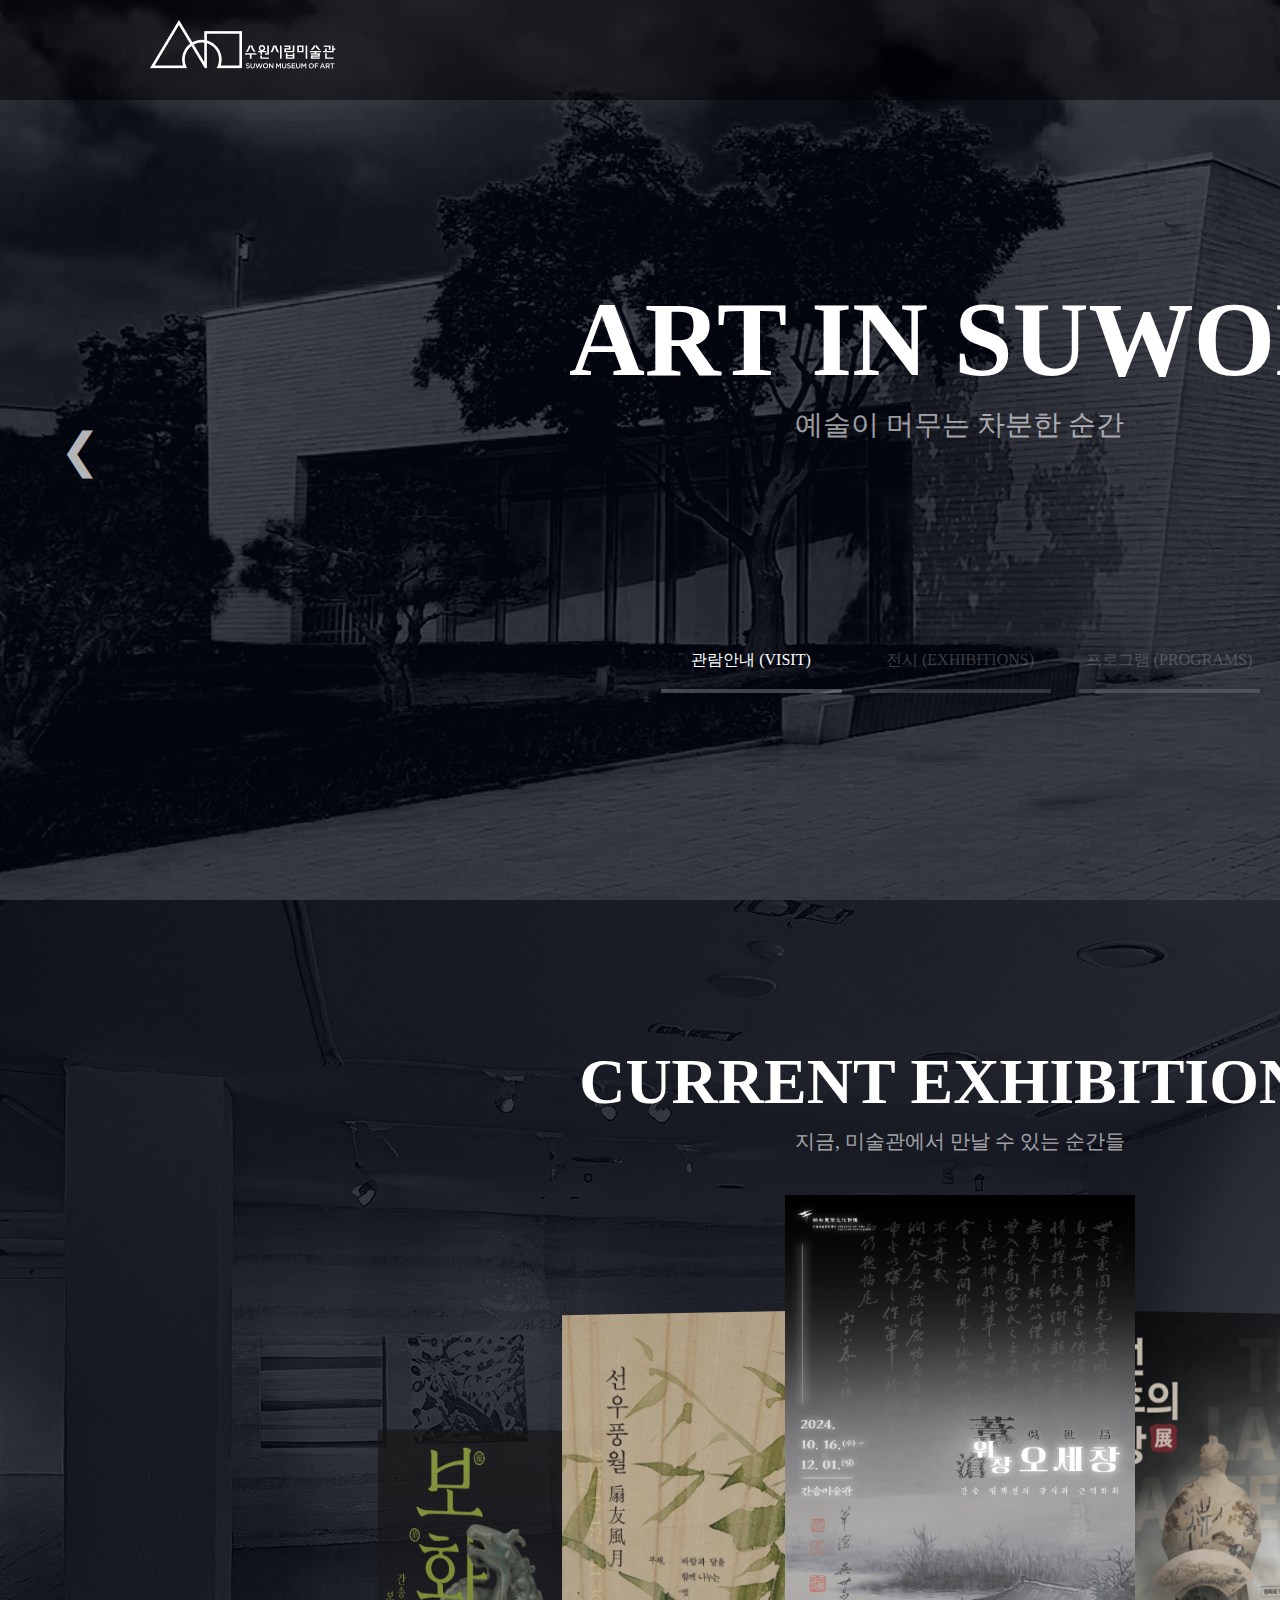
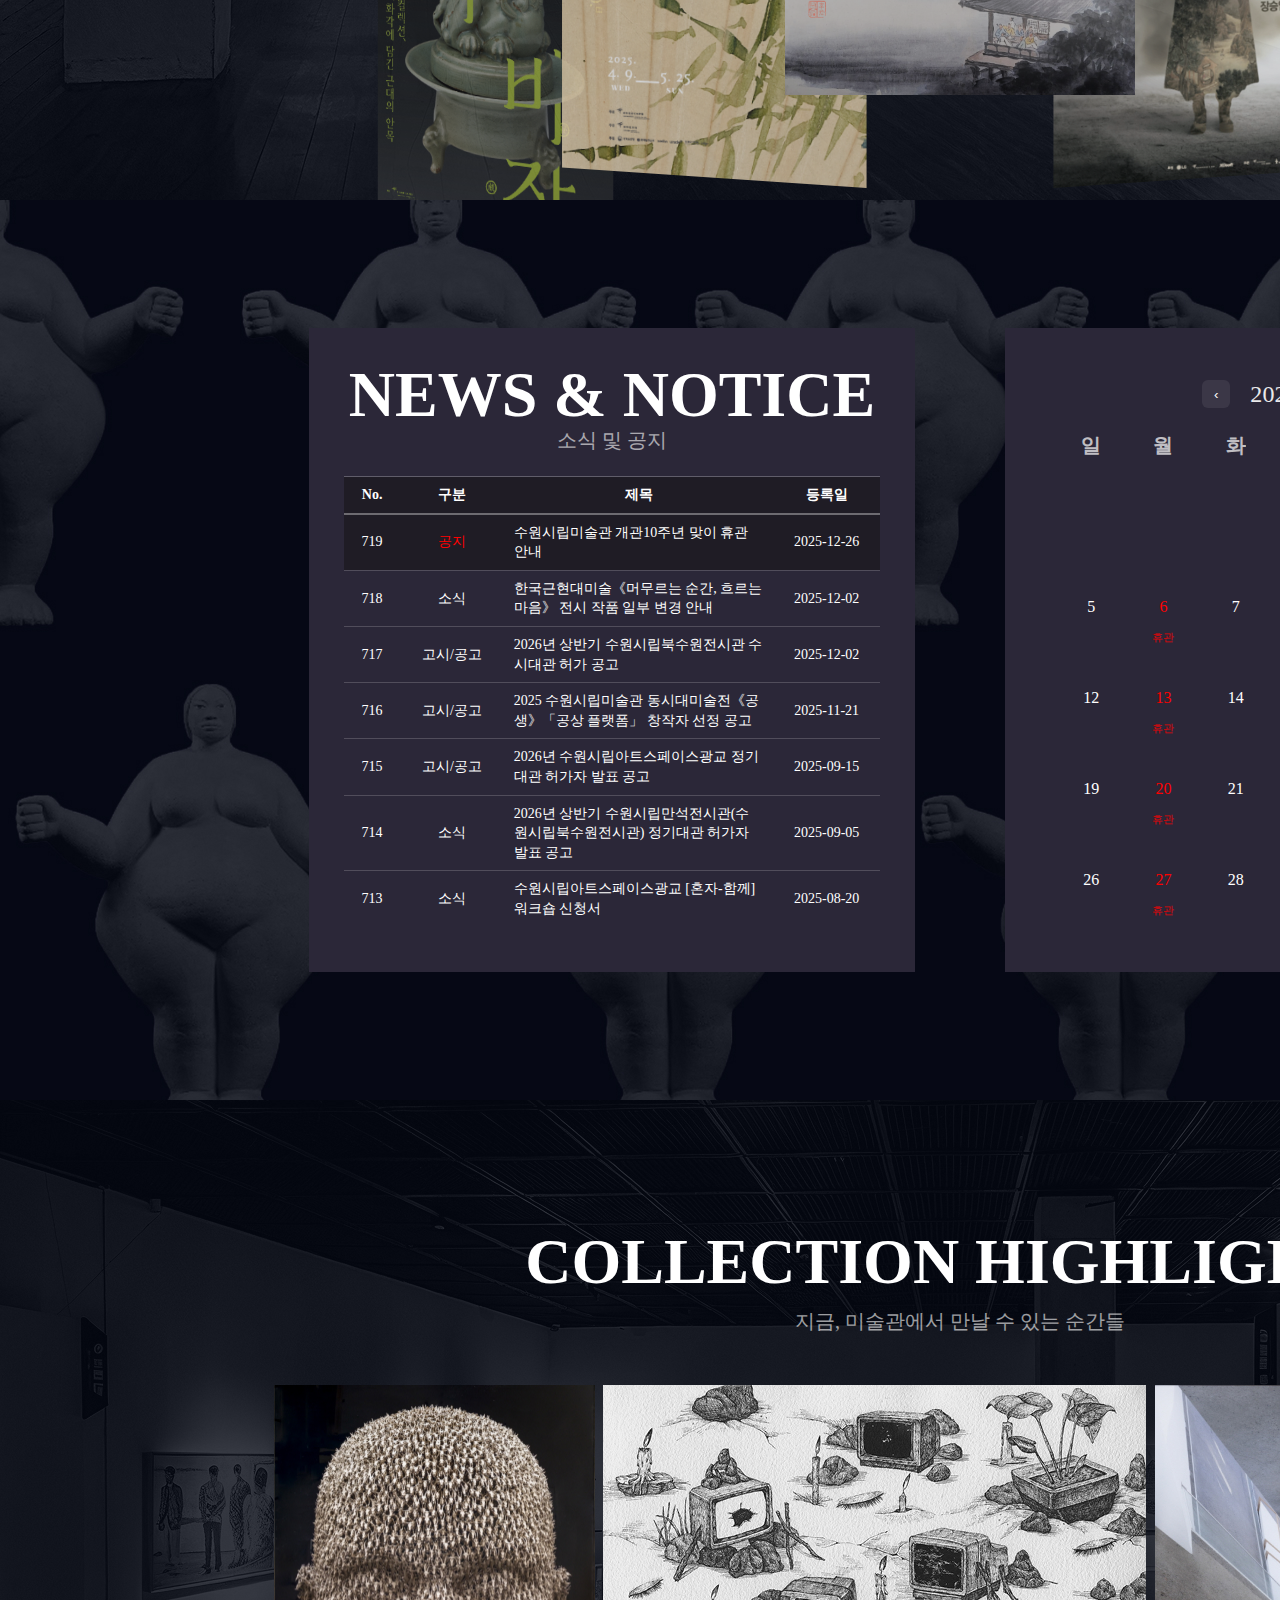
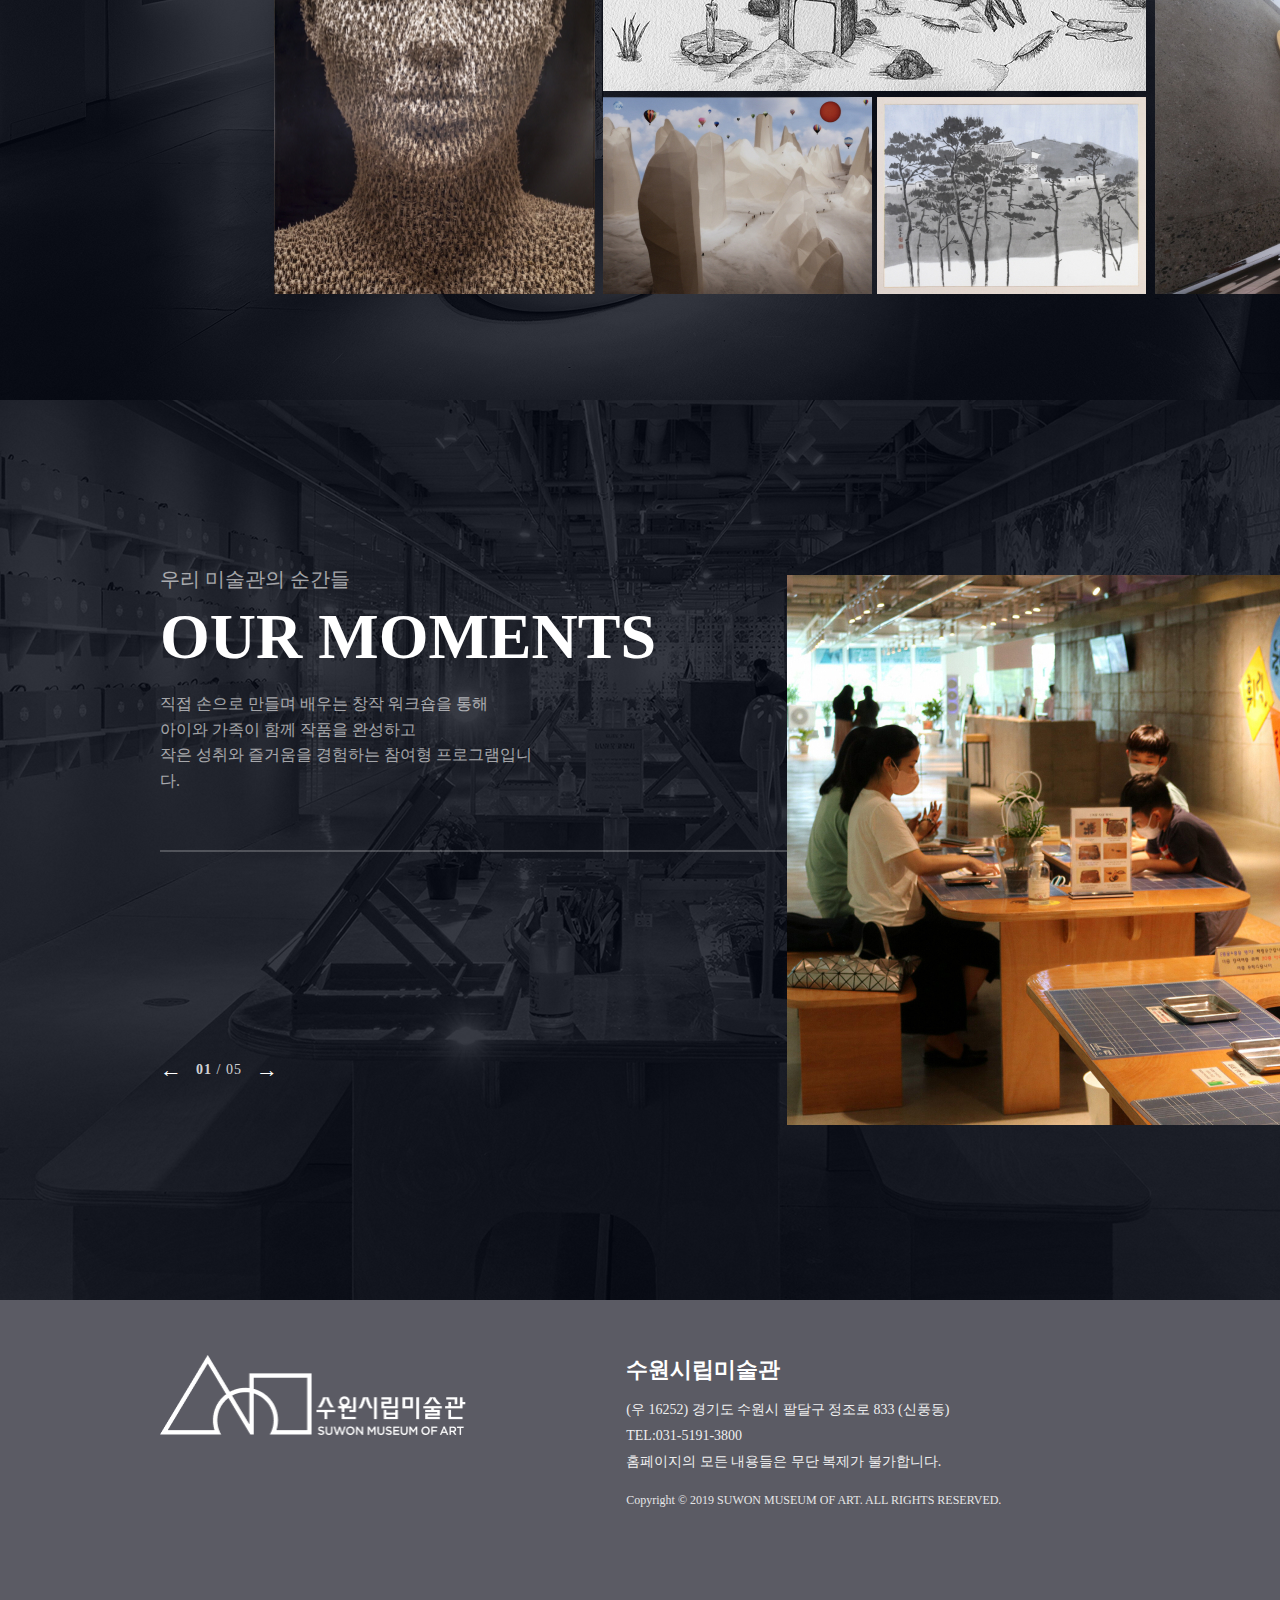
<file: index.html>
<!DOCTYPE html>
<html lang="ko">

<head>
    <meta charset="UTF-8">
    <meta name="viewport" content="width=device-width, initial-scale=1.0">
    <title>수원시립미술관</title>
    <link rel="stylesheet" href="css/style.css">
    <script src="script/script.js"></script>
</head>

<body>
    <div class="wrap">
        <header>
            <h1>
                <a href="index.html"><img src="images/logo.png" alt="logo"></a>
            </h1>
            <ul>
                <li><a href="#"><img src="images/search.jpg" alt="search"></a></li>
                <li><a href="#"><img src="images/mypage.jpg" alt="mypage"></a></li>
                <li><a href="#"><img src="images/language.jpg" alt="language"></a></li>
                <li><button type="button" class="hamburgerBtn" id="btnMenu" aria-label="메뉴 열기" aria-controls="sideMenu"
                        aria-expanded="false">
                        <img src="images/hamburger.jpg" alt="hamburger"></button></li>
            </ul>
        </header>

        <div class="menuOverlay" id="menuOverlay"></div>

        <aside class="sideMenu" id="sideMenu" aria-hidden="true">
            <div class="sideTop">
                <p class="sideTitle">MENU</p>
                <button type="button" class="sideClose" id="btnClose" aria-label="메뉴 닫기">✕</button>
            </div>

            <nav class="sideNav">
                <a href="subpage.html">미술관 소개 (INTROTUCE)</a>
                <a href="index.html">관람안내 (VISIT)</a>
                <a href="subpage.html">전시 (EXHIBITIONS)</a>
                <a href="index.html">프로그램 (PROGRAMS)</a>
                <a href="subpage.html">소식/공지 (NEWS)</a>
            </nav>
        </aside>
        <!-------------------------------header--------------------------------------------->
        <section class="art">
            <button class="arrow prev">&#10094;</button>
            <div class="slider">
                <div class="track">

                    <div class="slide slide3 clone">
                        <div class="herotext">
                            <h2>ART & EXPERIENCE</h2>
                            <h4>예술이 일상과 이어지는 순간</h4>
                            <ul class="heroTabs">
                                <li class="active">관람안내 <span>(VISIT)</span></li>
                                <li>전시 <span>(EXHIBITIONS)</span></li>
                                <li>프로그램 <span>(PROGRAMS)</span></li>
                            </ul>

                        </div>
                    </div>

                    <div class="slide slide1">
                        <div class="herotext">
                            <h2>ART IN SUWON</h2>
                            <h4>예술이 머무는 차분한 순간</h4>
                            <ul class="heroTabs">
                                <li class="active">관람안내 <span>(VISIT)</span></li>
                                <li>전시 <span>(EXHIBITIONS)</span></li>
                                <li>프로그램 <span>(PROGRAMS)</span></li>
                            </ul>

                        </div>
                    </div>

                    <div class="slide slide2">
                        <div class="herotext">
                            <h2>MOMENTS OF ART</h2>
                            <h4>빛과 여백 속에서 예술은 더 선명해집니다</h4>
                            <ul class="heroTabs">
                                <li class="active">관람안내 <span>(VISIT)</span></li>
                                <li>전시 <span>(EXHIBITIONS)</span></li>
                                <li>프로그램 <span>(PROGRAMS)</span></li>
                            </ul>

                        </div>
                    </div>

                    <div class="slide slide3">
                        <div class="herotext">
                            <h2>ART & EXPERIENCE</h2>
                            <h4>예술이 일상과 이어지는 순간</h4>
                            <ul class="heroTabs">
                                <li class="active">관람안내 <span>(VISIT)</span></li>
                                <li>전시 <span>(EXHIBITIONS)</span></li>
                                <li>프로그램 <span>(PROGRAMS)</span></li>
                            </ul>

                        </div>
                    </div>

                    <div class="slide slide1 clone">
                        <div class="herotext">
                            <h2>ART IN SUWON</h2>
                            <h4>예술이 머무는 차분한 순간</h4>
                            <ul class="heroTabs">
                                <li class="active">관람안내 (VISIT)</li>
                                <li>전시 (EXHIBITIONS)</li>
                                <li>프로그램 (PROGRAMS)</li>
                            </ul>

                        </div>
                    </div>

                </div>
            </div>
            <button class="arrow next">&#10095;</button>
        </section>
        <!-- ------------------------------------page1------------------------------------>
        <section class="current">
            <div class="current-inner">
                <h2>CURRENT EXHIBITIONS</h2>
                <h4>지금, 미술관에서 만날 수 있는 순간들</h4>
                <div class="package">
                    <div class="poster">
                        <a href="#"><img src="images/paint1.png" alt="paint1"></a>
                    </div>
                    <div class="poster">
                        <a href="#"><img src="images/paint2.png" alt="paint1"></a>
                    </div>
                    <div class="poster">
                        <a href="#"><img src="images/paint3.png" alt="paint1"></a>
                    </div>
                    <div class="poster">
                        <a href="#"><img src="images/paint4.png" alt="paint1"></a>
                    </div>
                    <div class="poster">
                        <a href="#"><img src="images/paint5.png" alt="paint1"></a>
                    </div>
                </div>
            </div>
        </section>
        <!-- -------------------------------------page2---------------------------------------->
        <section class="news">
            <div class="notice">
                <h2>NEWS & NOTICE</h2>
                <h4>소식 및 공지</h4>
                <div class="tablebox">
                    <table>
                        <thead>
                            <tr>
                                <th>No.</th>
                                <th>구분</th>
                                <th>제목</th>
                                <th>등록일</th>
                            </tr>
                        </thead>
                        <tbody>
                            <tr>
                                <td>719</td>
                                <td class="red">공지</td>
                                <td><a href="#">수원시립미술관 개관10주년 맞이 휴관 안내</a></td>
                                <td>2025-12-26</td>
                            </tr>
                            <tr>
                                <td>718</td>
                                <td>소식</td>
                                <td><a href="#">한국근현대미술《머무르는 순간, 흐르는 마음》 전시 작품 일부 변경 안내</a></td>
                                <td>2025-12-02</td>
                            </tr>
                            <tr>
                                <td>717</td>
                                <td>고시/공고</td>
                                <td><a href="#">2026년 상반기 수원시립북수원전시관 수시대관 허가 공고</a></td>
                                <td>2025-12-02</td>
                            </tr>
                            <tr>
                                <td>716</td>
                                <td>고시/공고</td>
                                <td><a href="#">2025 수원시립미술관 동시대미술전《공생》「공상 플랫폼」 창작자 선정 공고</a></td>
                                <td>2025-11-21</td>
                            </tr>
                            <tr>
                                <td>715</td>
                                <td>고시/공고</td>
                                <td><a href="#">2026년 수원시립아트스페이스광교 정기대관 허가자 발표 공고</a></td>
                                <td>2025-09-15</td>
                            </tr>
                            <tr>
                                <td>714</td>
                                <td>소식</td>
                                <td><a href="#">2026년 상반기 수원시립만석전시관(수원시립북수원전시관) 정기대관 허가자 발표 공고</a></td>
                                <td>2025-09-05</td>
                            </tr>
                            <tr>
                                <td>713</td>
                                <td>소식</td>
                                <td><a href="#">수원시립아트스페이스광교 [혼자-함께] 워크숍 신청서</a></td>
                                <td>2025-08-20</td>
                            </tr>
                        </tbody>
                    </table>
                </div>
            </div>
            <div class="calendar">
                <div class="cal-head">
                    <button type="button" class="cal-btn prev" aria-label="prev month">‹</button>
                    <div class="cal-title"><span class="y"></span>년 <span class="m"></span>월</div>
                    <button type="button" class="cal-btn next" aria-label="next month">›</button>
                </div>

                <table class="cal-table">
                    <thead>
                        <tr>
                            <th>일</th>
                            <th>월</th>
                            <th>화</th>
                            <th>수</th>
                            <th>목</th>
                            <th>금</th>
                            <th>토</th>
                        </tr>
                    </thead>
                    <tbody class="cal-body"></tbody>
                </table>
            </div>

        </section>
        <!-- -------------------------------------page3------------------------------------------------>
        <section class="collection">
            <div class="collection-inner">
                <h2>COLLECTION HIGHLIGHTS</h2>
                <h4>지금, 미술관에서 만날 수 있는 순간들</h4>

                <div class="collage">
                    <div class="collage-left">
                        <a href="#"><img src="images/p1.jpg" alt="p1"></a>
                    </div>

                    <div class="collage-mid">
                        <a href="#"><img class="mid-top" src="images/p2.jpg" alt="p2"></a>
                        <div class="mid-bottom">
                            <a href="#"><img src="images/p3.jpg" alt="p3"></a>
                            <a href="#"><img src="images/p4.jpg" alt="p4"></a>
                        </div>
                    </div>

                    <div class="collage-right">
                        <a href="#"><img src="images/p5.jpg" alt="p5"></a>
                    </div>
                </div>
            </div>
        </section>

        <!-- -------------------------------------page4------------------------------------------------>
        <!-- -------------------------------------page5------------------------------------------------>
        <section class="moments">
            <div class="moments-inner">

                <!-- 왼쪽 텍스트 -->
                <div class="moments-text">
                    <div class="moments-copy">
                        <p class="eyebrow">우리 미술관의 순간들</p>
                        <h2>OUR MOMENTS</h2>
                        <p class="desc">
                            직접 손으로 만들며 배우는 창작 워크숍을 통해<br>
                            아이와 가족이 함께 작품을 완성하고<br>
                            작은 성취와 즐거움을 경험하는 참여형 프로그램입니다.
                        </p>

                        <div class="nav">
                            <button type="button" class="prev">←</button>
                            <span class="count"><strong id="current">01</strong> / 05</span>
                            <button type="button" class="next">→</button>
                        </div>
                    </div>
                </div>

                <!-- 오른쪽 이미지 슬라이드 -->
                <div class="moments-slider">
                    <div class="slides">
                        <img src="images/m1.jpg">
                        <img src="images/m2.jpg">
                        <img src="images/m3.jpg">
                        <img src="images/m4.jpg">
                        <img src="images/m5.jpg">
                    </div>
                </div>

            </div>
        </section>
        <!-- -------------------------------------page4------------------------------------------------>
        <footer>
            <div class="flogo">
                <h1>
                    <img src="images/footer logo.jpg" alt="logo">
                </h1>
            </div>
            <div class="letter">
                <h3>수원시립미술관</h3>
                <p>(우 16252) 경기도 수원시 팔달구 정조로 833 (신풍동)</p>
                <p>TEL:031-5191-3800</p>
                <p>홈페이지의 모든 내용들은 무단 복제가 불가합니다.</p>
                <p>Copyright &copy; 2019 SUWON MUSEUM OF ART. ALL RIGHTS RESERVED.</p>
            </div>
            <div class="iconto">
                <div class="icon0">
                    <div class="icon1">
                        <ul>
                            <li><a href="#"><img src="images/icon1.png" alt="insta"></a></li>
                            <li><a href="#"><img src="images/icon2.png" alt="facebook"></a></li>
                            <li><a href="#"><img src="images/icon3.png" alt="kakao"></a></li>
                            <li><a href="#"><img src="images/icon4.png" alt="x"></a></li>
                        </ul>
                    </div>
                    <div class="icon2">
                        <a href="#">이용약관</a>
                        <a href="#">개인정보처리방침</a>
                    </div>
                    <div class="icon3">
                        <select>
                            <option>관련기관 바로가기</option>
                        </select>
                    </div>

                </div>
            </div>
        </footer>
    </div>
    <!-- FIXED QUICK MENU -->
    <div class="quickMenu" aria-label="quick menu">
        <button class="qbtn" type="button" aria-label="chat">
            <img src="images/Group 17.png" alt="chat">
        </button>

        <button class="qbtn" type="button" aria-label="grid">
            <img src="images/Group 19.png" alt="menu">
        </button>

        <button class="qbtn top" type="button" aria-label="back to top">
            <img src="images/Group 18.png" alt="top">
        </button>
    </div>

</body>

</html>
</file>
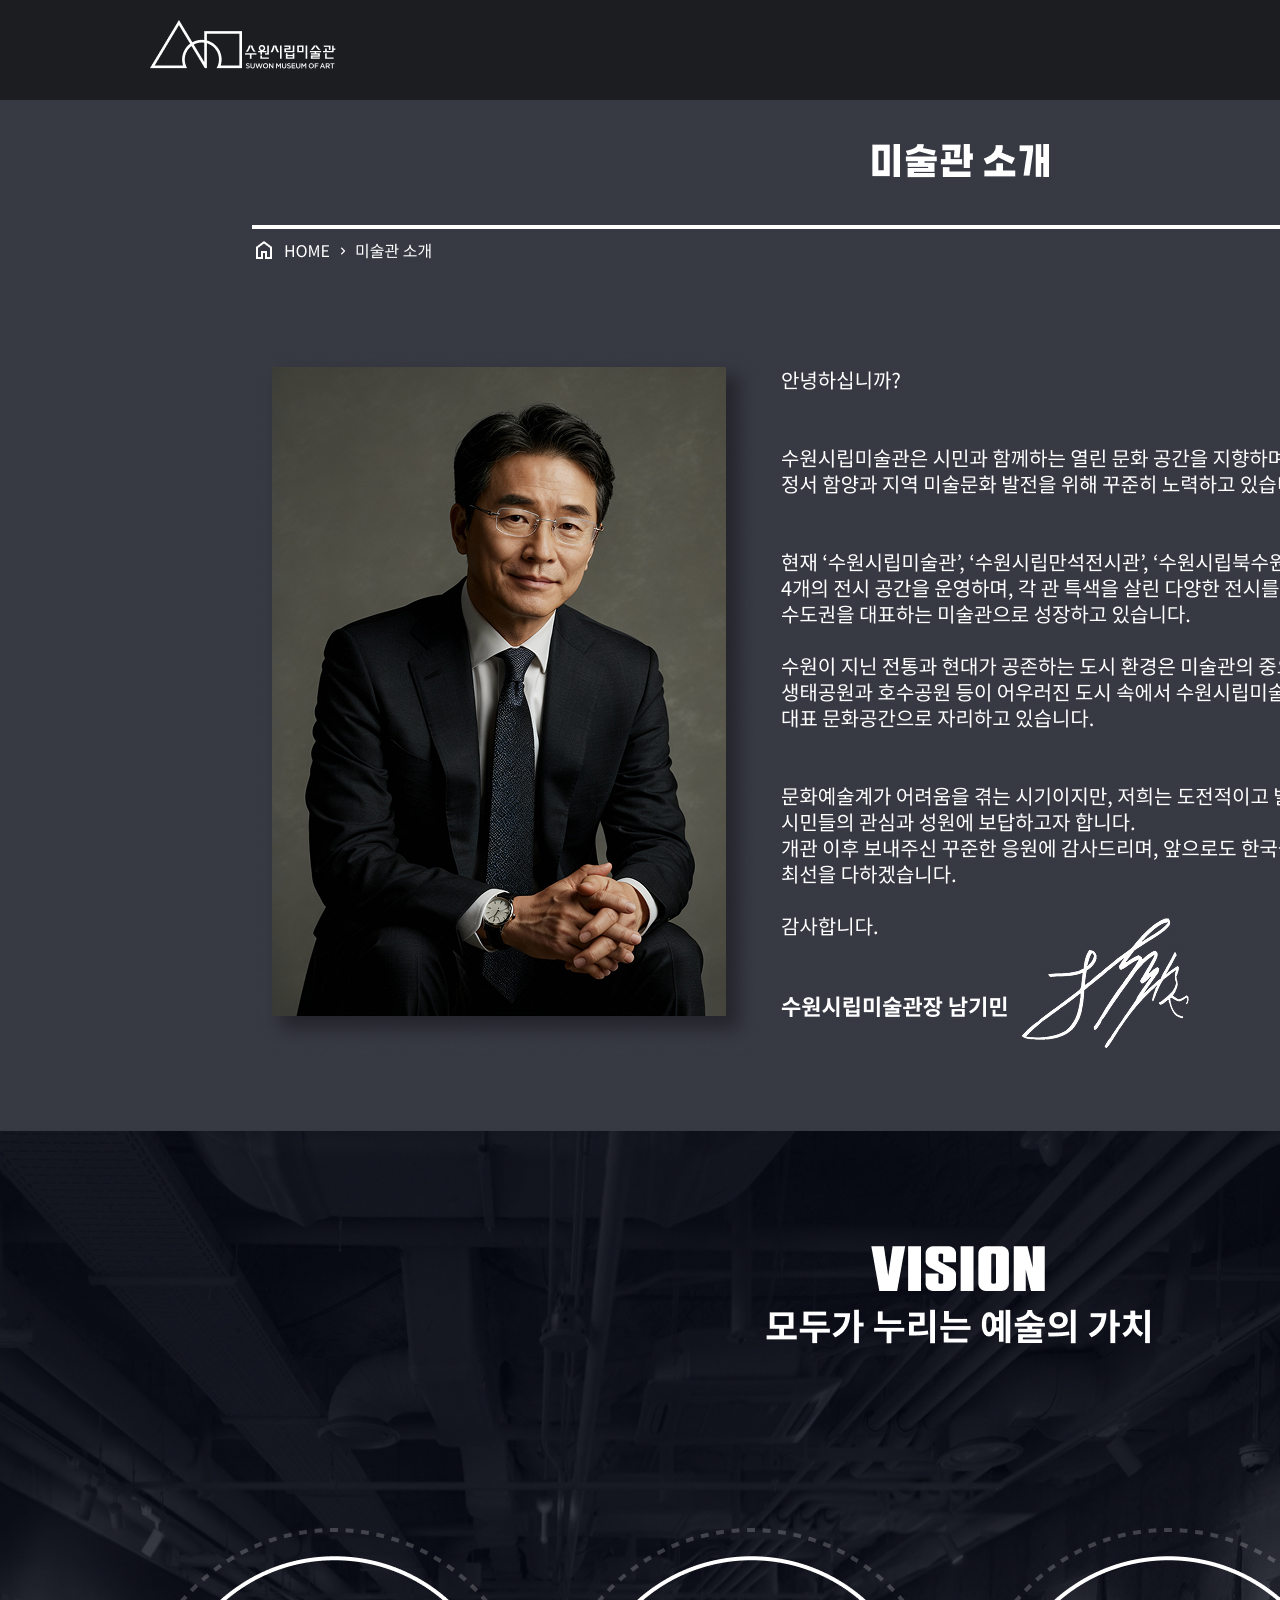
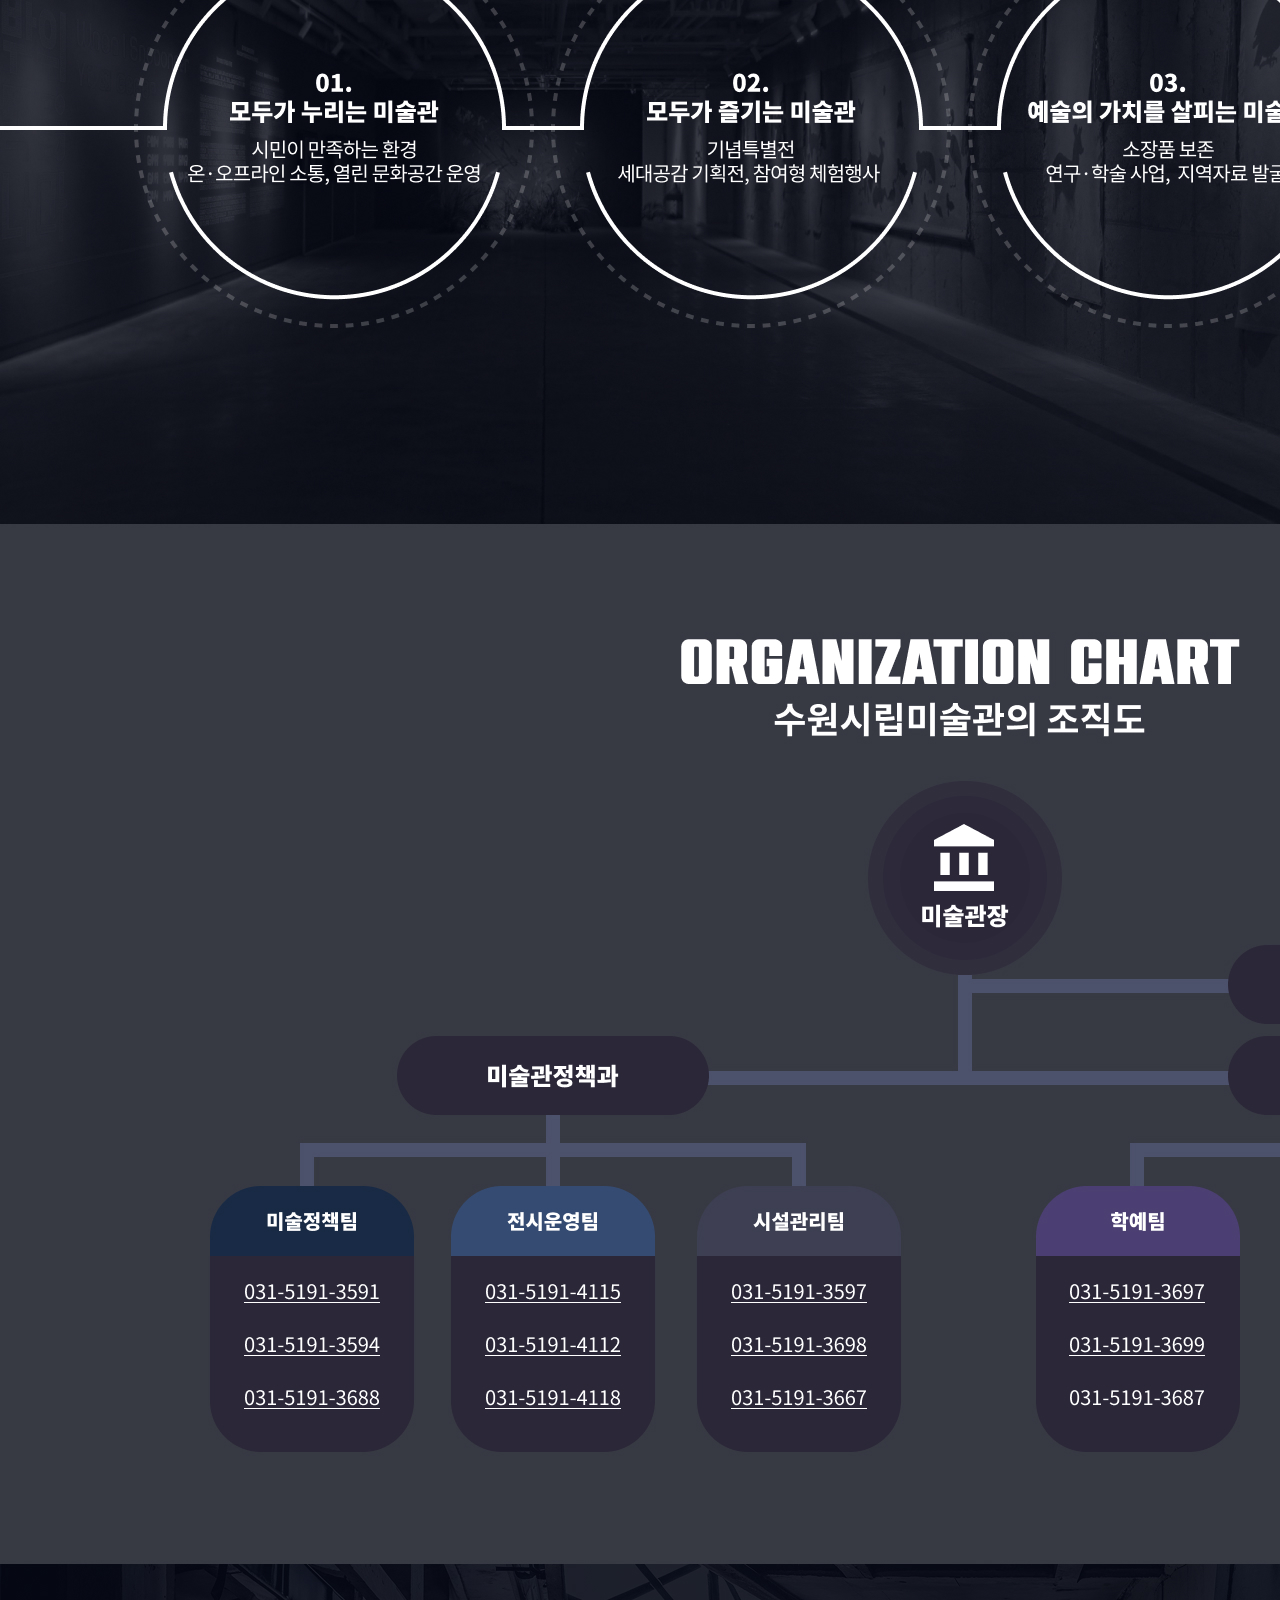
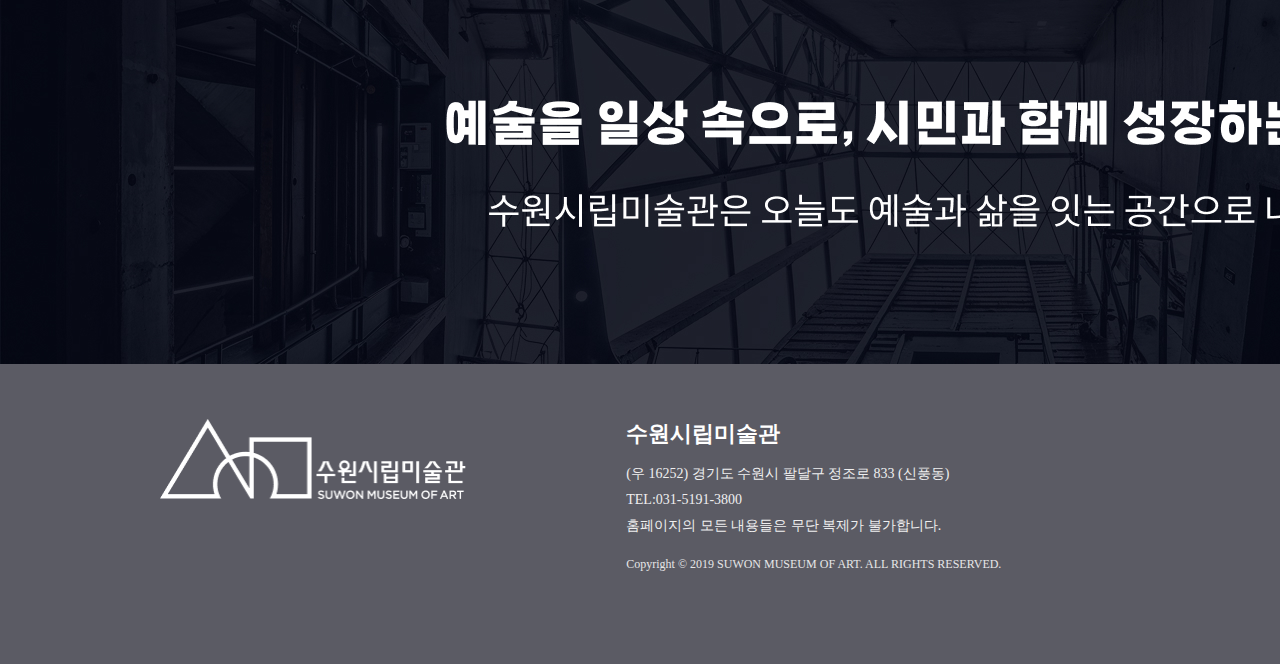
<file: subpage.html>
<!DOCTYPE html>
<html lang="ko">

<head>
    <meta charset="UTF-8">
    <meta name="viewport" content="width=device-width, initial-scale=1.0">
    <title>미술관 소개</title>
    <link rel="stylesheet" href="css/style_sub.css">
    <script src="script/script_sub.js"></script>
</head>

<body>
    <div class="wrap">
        <header>
            <h1>
                <a href="index.html"><img src="images/logo.png" alt="logo"></a>
            </h1>
            <ul>
                <li><a href="#"><img src="images/search.jpg" alt="search"></a></li>
                <li><a href="#"><img src="images/mypage.jpg" alt="mypage"></a></li>
                <li><a href="#"><img src="images/language.jpg" alt="language"></a></li>
                <li><button type="button" class="hamburgerBtn" id="btnMenu" aria-label="메뉴 열기" aria-controls="sideMenu"
                        aria-expanded="false">
                        <img src="images/hamburger.jpg" alt="hamburger"></button></li>
            </ul>
        </header>

        <div class="menuOverlay" id="menuOverlay"></div>

        <aside class="sideMenu" id="sideMenu" aria-hidden="true">
            <div class="sideTop">
                <p class="sideTitle">MENU</p>
                <button type="button" class="sideClose" id="btnClose" aria-label="메뉴 닫기">✕</button>
            </div>

            <nav class="sideNav">
                <a href="subpage.html">미술관 소개 (INTROTUCE)</a>
                <a href="index.html">관람안내 (VISIT)</a>
                <a href="subpage.html">전시 (EXHIBITIONS)</a>
                <a href="index.html">프로그램 (PROGRAMS)</a>
                <a href="subpage.html">소식/공지 (NEWS)</a>
            </nav>
        </aside>

        <div>
            <img src="images/Frame 30.jpg" alt="sub">
        </div>
        <footer>
            <div class="flogo">
                <h1>
                    <img src="images/footer logo.jpg" alt="logo">
                </h1>
            </div>
            <div class="letter">
                <h3>수원시립미술관</h3>
                <p>(우 16252) 경기도 수원시 팔달구 정조로 833 (신풍동)</p>
                <p>TEL:031-5191-3800</p>
                <p>홈페이지의 모든 내용들은 무단 복제가 불가합니다.</p>
                <p>Copyright &copy; 2019 SUWON MUSEUM OF ART. ALL RIGHTS RESERVED.</p>
            </div>
            <div class="iconto">
                <div class="icon0">
                    <div class="icon1">
                        <ul>
                            <li><a href="#"><img src="images/icon1.png" alt="insta"></a></li>
                            <li><a href="#"><img src="images/icon2.png" alt="facebook"></a></li>
                            <li><a href="#"><img src="images/icon3.png" alt="kakao"></a></li>
                            <li><a href="#"><img src="images/icon4.png" alt="x"></a></li>
                        </ul>
                    </div>
                    <div class="icon2">
                        <a href="#">이용약관</a>
                        <a href="#">개인정보처리방침</a>
                    </div>
                    <div class="icon3">
                        <select>
                            <option>관련기관 바로가기</option>
                        </select>
                    </div>

                </div>
            </div>
        </footer>
        <!-- FIXED QUICK MENU -->
        <div class="quickMenu" aria-label="quick menu">
            <button class="qbtn" type="button" aria-label="chat">
                <img src="images/Group 17.png" alt="chat">
            </button>

            <button class="qbtn" type="button" aria-label="grid">
                <img src="images/Group 19.png" alt="menu">
            </button>

            <button class="qbtn top" type="button" aria-label="back to top">
                <img src="images/Group 18.png" alt="top">
            </button>
        </div>
    </div>
</body>

</html>
</file>
<file: css/style.css>
@charset "UTF-8";

* {
    margin: 0;
    padding: 0;
}

.wrap {
    margin: 0 auto;
    width: 1920px;
    position: relative;
    overflow: hidden;
}

ul {
    list-style-type: none;
}

/* ----------------------------header-------------------------------- */
header {
    position: fixed;
    width: 1920px;
    height: 100px;
    background-color: rgba(0, 0, 0, 0.5);
    box-sizing: border-box;
    z-index: 9999;
}

header h1 {
    position: absolute;
    top: 20px;
    left: 150px;
}

header ul {
    position: absolute;
    box-sizing: border-box;
    gap: 20px;
    width: 241px;
    height: 40px;
    display: flex;
    top: 30px;
    right: 150px;
    padding-left: 10px;
}

header ul li {
    width: 40px;
    height: 40px;
    display: flex;
    justify-content: center;
    align-items: center;
}

header ul li:hover {
    opacity: 0.7;
}


/* ---------------------------header--------------------------------- */
/* ---------------------------page1--------------------------------- */
.art {
    position: relative;
    width: 1920px;
    height: 900px;
    overflow: hidden;
}

.slider {
    width: 100%;
    height: 100%;
    overflow: hidden;
}

.track {
    display: flex;
    width: 100%;
    height: 100%;
}

.slide {
    flex: 0 0 100%;
    height: 100%;
    background-size: cover;
    background-position: center;
    position: relative;
}

.slide1 {
    background-image: url(../images/image01.png);
}

.slide2 {
    background-image: url(../images/image02.png);
}

.slide3 {
    background-image: url(../images/image03.png);
}

.arrow {
    position: absolute;
    top: 50%;
    transform: translateY(-50%);
    background: none;
    border: none;
    color: white;
    font-size: 48px;
    cursor: pointer;
    z-index: 10;
    opacity: 0.7;
}

.arrow:hover {
    opacity: 1;
}

.prev {
    left: 60px;
}

.next {
    right: 60px;
}

.herotext {
    position: absolute;
    top: 45%;
    left: 50%;
    transform: translate(-50%, -50%);
    text-align: center;
}

.heroTabs {
    position: relative;
    top: 170px;
    font-family: "Hakgyoansim Poster B";
    font-size: 16px;
    font-weight: lighter;
    margin-top: 36px;
    display: flex;
    justify-content: center;
    gap: 28px;
}

.heroTabs li {
    width: 181px;
    height: 33px;
    color: rgba(255, 255, 255, 0.35);
    /* ✅ 비활성 기본 */
    opacity: 0.6;
    /* ✅ 비활성 */
    cursor: pointer;
    position: relative;
    transition: opacity .25s ease, color .25s ease;
    padding-bottom: 10px;
}

/* ✅ 밑줄(기본 라인: 연하게) */
.heroTabs li::before {
    content: "";
    position: absolute;
    left: 0;
    bottom: 0;
    width: 100%;
    height: 4px;
    background: rgba(255, 255, 255, 0.25);
}

/* ✅ 진행바(Active일 때만 0%→100%) */
.heroTabs li::after {
    content: "";
    position: absolute;
    left: 0;
    bottom: 0;
    width: 0%;
    height: 4px;
    background: rgba(255, 255, 255, 1);
}

/* ✅ 활성 탭 */
.heroTabs li.active {
    color: rgba(255, 255, 255, 1);
    opacity: 1;
}

/* ✅ 애니메이션 클래스가 붙으면 3초에 걸쳐 차오름 */
.heroTabs li.active.progress::after {
    animation: fillBar 2s linear forwards;
}

/* hover는 선택사항 */
.heroTabs li:hover {
    opacity: 1;
    color: rgba(255, 255, 255, 0.9);
}

@keyframes fillBar {
    from {
        width: 0%;
    }

    to {
        width: 100%;
    }
}


.art h2 {
    font-size: 105px;
    font-family: Rockstar;
    color: white;
    margin: 0;
    line-height: 1;
}

.art h4 {
    font-size: 28px;
    font-family: "Hakgyoansim Poster B";
    font-weight: lighter;
    color: white;
    opacity: 0.6;
    margin-top: 14px;
}

/* -------------------------------------page1-------------------------------------- */
/* -------------------------------------page2-------------------------------------- */
.current {
    width: 1920px;
    height: 900px;
    position: relative;
    background-image: url(../images/image04.jpg);
    overflow: hidden;
}

.current-inner {
    width: 100%;
    height: 100%;
    margin-top: 150px;
    text-align: center;
}

.current-inner h2 {
    font-size: 64px;
    font-family: Rockstar;
    color: white;
    margin: 0;
    line-height: 1;
}

.current-inner h4 {
    font-size: 20px;
    font-family: "Hakgyoansim Poster B";
    font-weight: lighter;
    color: white;
    opacity: 0.6;
    margin-top: 14px;
}

/* 이미지 채우기 */

.poster {
    position: absolute;
    top: 40px;
    left: 50%;
    width: 350px;
    height: 500px;
    overflow: hidden;
    transform-style: preserve-3d;
    transform-origin: center;
    cursor: pointer;
    pointer-events: auto;
    /* ✅ JS가 넣는 값(변수) */
    --tx: 0px;
    --ty: 0px;
    --sc: 1;
    --op: 1;
    --rz: 0deg;

    /* ✅ hover 추가 효과용 */
    --boost: 1;
    /* hover 시 1.06 같은 값으로 */
    --pop: 0px;
    /* hover 시 40px 같은 값으로 */

    opacity: var(--op);

    /* ✅ transform은 CSS가 담당 (JS가 덮어쓰지 못함) */
    transform:
        translateX(calc(-50% + var(--tx))) translateY(var(--ty)) translateZ(var(--pop)) rotateY(var(--rz)) scale(calc(var(--sc) * var(--boost)));

    transition: transform .55s ease, opacity .55s ease;
}

.poster img {
    width: 100%;
    height: 100%;
    object-fit: cover;
    display: block;
}

.package {
    position: relative;
    width: 100%;
    height: 520px;
    margin-top: 0;
    perspective: 1200px;
}

/* 이동 중에는 hover 효과 전부 무효 + 마우스 이벤트 차단 */
.package.moving .poster {
    pointer-events: none;
    /* hover 자체가 성립 안 하게 */
}

.package.moving .poster {
    --boost: 1;
    --pop: 0px;
}


.poster.is-center.hoverOK:hover {
    transform: translateX(calc(-50% + var(--tx))) translateY(var(--ty)) scale(calc(var(--sc) * 1.06)) rotateY(var(--rz)) translateZ(40px);
    z-index: 999;
}


/* -----------------------------------------page2----------------------------------- */
.news {
    width: 1920px;
    height: 900px;
    display: flex;
    justify-content: center;
    align-items: center;
    gap: 40px;
    background-image: url(../images/image05.jpg);
    display: flex;
}

.notice {
    position: relative;
    color: white;
    width: 606px;
    height: 644px;
    background-color: #2B2738;
    text-align: center;
    padding: 35px;
    font-family: "Noto Sans KR";
    font-size: 14px;
    box-sizing: border-box;
}

.notice h2 {
    font-size: 64px;
    font-family: Rockstar;
    color: white;
    margin: 0;
    line-height: 1;
}

.notice h4 {
    font-size: 20px;
    font-family: "Hakgyoansim Poster B";
    font-weight: lighter;
    color: white;
    opacity: 0.6;
    margin-top: 0px;
}

.notice table {
    margin: 0 auto;
    width: 100%;
    margin-top: 22px;
    border-collapse: collapse;
    border-top: 1px solid rgba(255, 255, 255, .25);
    border-bottom: 1px solid rgba(255, 255, 255, .25);
    padding: 0 12px;
    box-sizing: border-box;
}

.notice thead {
    background-color: #1F1C25;
    color: white;
}

.notice thead tr {
    border-bottom: 2px solid rgba(255, 255, 255, .35);
}

.notice th,
.notice td {
    padding: 8px 10px;
    line-height: 1.4;
    vertical-align: middle;
}

.notice thead th:first-child {
    width: 40px;
}

.notice thead th:nth-child(2) {
    width: 100px;
}

.notice thead th:nth-child(3) {
    width: 305px;
}

.notice thead th:last-child {
    width: 100px;
}

.notice tbody a {
    text-align: center;
    text-decoration: none;
    color: white;
}

.notice tbody tr:first-child {
    background-color: #1F1C25;
}

.notice tbody tr {
    text-align: center;
    color: white;
    border-bottom: 1px solid rgba(255, 255, 255, .18);
}

.notice tbody tr:last-child {
    border-bottom: none;
}

.notice table {
    border-bottom: none;
}

.notice tbody td:nth-child(3) {
    text-align: left;
}

.red {
    color: red;
}


.notice tbody a:hover {
    text-decoration: underline;
    color: rgb(228, 228, 228);
}

.calendar {
    width: 606px;
    height: 644px;
    /* 필요하면 너 박스에 맞춰 조절 */
    padding: 50px 50px 50px;
    background: #2B2738;
    color: #fff;
    font-family: "Noto Sans KR";
    box-sizing: border-box;
    margin-left: 50px;
    display: flex;
    flex-direction: column;
}

.cal-head {
    display: flex;
    align-items: center;
    justify-content: center;
    gap: 20px;
    margin-bottom: 14px;
}

.cal-title {
    font-size: 24px;
    opacity: .9;
    letter-spacing: .2px;
}

.cal-btn {
    width: 28px;
    height: 28px;
    border: none;
    background: rgba(255, 255, 255, .08);
    color: #fff;
    cursor: pointer;
    border-radius: 6px;
}

.cal-btn:hover {
    background: rgba(255, 255, 255, .14);
}

.cal-table {
    width: 100%;
    border-collapse: collapse;
    table-layout: fixed;
    flex: 1;
}

.cal-table tbody {
    height: 100%;
}

.cal-table tbody tr {
    height: calc(100%/6);
}

.cal-table th {
    font-size: 20px;
    opacity: .7;
    padding: 8px 0;
}

.cal-table td {
    position: relative;
    height: 54px;
    /* 칸 높이(원하는 값으로 조절) */
    padding: 0;
    /* 기존 padding 지움 */
    text-align: center;
    vertical-align: middle;
    /* 숫자 기본 기준 */
}

.cal-table td:not(.empty) {
    line-height: 1;
    /* 숫자 줄높이 튀는거 방지 */
    padding-top: 6px;
    /* 숫자 위치 조금 아래로 */
    box-sizing: border-box;
}

.cal-table td.empty {
    opacity: 0;
}

.cal-table td.today {
    color: #ffffff;
    text-decoration: underline;
    text-underline-offset: 4px;
    font-weight: bolder;
    text-shadow: 0 0 20px black;
}

.cal-table td.closed {
    color: red;
    font-weight: 400;
    text-decoration: none;
}

.cal-table td.mark {
    font-weight: 700;
    text-underline-offset: 4px;
    text-decoration-thickness: 1px;
}

.cal-table td small {
    position: absolute;
    left: 50%;
    bottom: 6px;
    /* 아래 여백 */
    transform: translateX(-50%);
    font-size: 11px;
    line-height: 1;
    opacity: .85;
    white-space: nowrap;
}

/* -----------------------------------------page3---------------------------------- */
/* -----------------------------------------page4---------------------------------- */
.collection {
    width: 1920px;
    height: 900px;
    background-image: url(../images/image06.jpg);
    position: relative;
}

.collection-inner {
    width: 100%;
    height: 100%;
    padding-top: 130px;
    display: flex;
    flex-direction: column;
    align-items: center;
    /* 🔥 콜라주 + 텍스트 전부 가운데 */
    text-align: center;
}

.collection-inner h2 {
    font-size: 64px;
    font-family: Rockstar;
    color: white;
    margin: 0;
    line-height: 1;
}

.collection-inner h4 {
    font-size: 20px;
    font-family: "Hakgyoansim Poster B";
    font-weight: lighter;
    color: white;
    opacity: 0.6;
    margin-top: 14px;
}

/* 전체 콜라주 */
.collage {
    margin-top: 50px;
    width: 1372px;
    height: 509px;
    display: flex;
    gap: 0;
    /* 개별 gap 직접 제어 */
}

.collage,
.collage * {
    overflow: visible;
}

/* 좌 */
.collage-left {
    width: 321px;
    height: 509px;
    margin-right: 8px;
}

/* 중 */
.collage-mid {
    width: 543px;
    height: 509px;
    display: flex;
    flex-direction: column;
    gap: 6px;
    /* 위/아래 */
    margin-right: 9px;
}

/* 중 상단 */
.mid-top {
    width: 543px;
    height: 306px;
}

/* 중 하단 */
.mid-bottom {
    display: flex;
    gap: 5px;
    width: 543px;
    height: 197px;
}

.mid-bottom img {
    width: 269px;
    height: 197px;
}

/* 우 */
.collage-right {
    width: 491px;
    height: 509px;
}

/* 공통 */
.collage img {
    width: 100%;
    height: 100%;
    object-fit: cover;
    display: block;
    position: relative;
    z-index: 1;
    transition:
        transform 0.35s ease,
        box-shadow 0.35s ease,
        z-index 0.35s;
}

.collage img:hover {
    transform: scale(1.1);
    z-index: 20;
    box-shadow: 0 20px 40px rgba(0, 0, 0, 0.45);
}

/*-----------------------------------------page4---------------------------------- */

.moments {
    width: 1920px;
    height: 900px;
    background-image: url(../images/image07.jpg);
    background-size: cover;
    background-position: center;
    color: #fff;
    position: relative;
    overflow: hidden;
}

/* 중앙 기준선 */
.moments::after {
    content: "";
    position: absolute;
    left: 160px;
    right: 50%;
    top: 50%;
    height: 2px;
    background: rgba(255, 255, 255, 0.22);
    z-index: 1;
}

/* 내부 레이아웃 */
.moments-inner {
    width: 100%;
    height: 100%;
    display: flex;
    align-items: center;
}

/* =========================
   LEFT TEXT
========================= */

.moments-text {
    width: 520px;
    height: 550px;
    padding-left: 160px;
    position: relative;
    display: flex;
    align-items: center;
    z-index: 2;
}

.moments-copy {
    position: absolute;
    left: 160px;
    top: 50%;
    transform: translateY(-125%);
    /* 🔥 선-텍스트 간격 조절 포인트 */
    width: 520px;

    display: flex;
    flex-direction: column;
    align-items: flex-start;
    text-align: left;
}

/* 소제목 */
.moments-text .eyebrow {
    font-size: 20px;
    font-family: "Hakgyoansim Poster B";
    font-weight: lighter;
    opacity: 0.6;
    margin-bottom: 12px;
}

/* 메인 타이틀 */
.moments-text h2 {
    font-size: 64px;
    font-family: Rockstar;
    line-height: 1;
    margin-bottom: 22px;
}

/* 설명 */
.moments-text .desc {
    font-family: "Noto Sans KR";
    font-size: 16px;
    line-height: 1.6;
    opacity: 0.6;
    max-width: 380px;
}

/* 네비게이션 */
.nav {
    position: absolute;
    left: 0;
    bottom: -290px;
    /* 🔥 nav 위치 조절 */
    display: flex;
    align-items: center;
    gap: 14px;
}

.nav button {
    background: none;
    border: none;
    color: #fff;
    font-size: 22px;
    cursor: pointer;
}

.nav .count {
    font-size: 14px;
    letter-spacing: 1px;
    opacity: 0.8;
}

/* =========================
   RIGHT SLIDER
========================= */

/* 슬라이드 설정값 */
:root {
    --slideW: 1000px;
    --slideH: 550px;
    --peek: 260px;
    /* 🔥 다음 사진 보이는 영역 */
}

/* 보이는 영역 (peek 포함) */
.moments-slider {
    margin-left: 160px;
    width: calc(var(--slideW) + var(--peek));
    height: var(--slideH);
    overflow: hidden;
    position: relative;
    z-index: 2;
}

/* 트랙 */
.moments-slider .slides {
    display: flex;
    height: 100%;
    transform: translateX(0);
    transition: transform 0.55s ease;
    will-change: transform;
}

/* 슬라이드 한 장 */
.moments-slider .slides img {
    width: var(--slideW);
    height: var(--slideH);
    flex: 0 0 var(--slideW);
    object-fit: cover;
    display: block;
}

.slides img {
    width: 1000px;
    height: 550px;
    flex: 0 0 auto;
    object-fit: cover;
    display: block;
    margin-right: 40px;
    /* 🔥 사진 사이 간격 */
}

/*-----------------------------------------page5---------------------------------- */


footer {
    width: 1920px;
    height: 300px;
    display: flex;
    align-items: flex-start;
    padding: 55px 160px 0 160px;
    box-sizing: border-box;
    gap: 80px;
    background: #5b5b64;
}

/* =================
   LEFT (logo area)
================= */
footer .flogo {
    width: 515px;

    /* ✅ 로고는 왼쪽 상단에 위치 */
    display: flex;
    align-items: flex-start;
    justify-content: flex-start;
}

footer h1 {
    width: 306.29px;
    height: 80px;
    margin: 0;
}

footer h1 img {
    width: 100%;
    height: 100%;
    object-fit: contain;
    display: block;
}

/* =================
   CENTER (text area)
================= */
footer .letter {
    width: 970px;

    /* ✅ 텍스트도 위에서 시작 */
    padding-top: 0;
    box-sizing: border-box;
    color: white;
}

footer .letter h3 {
    font-size: 22px;
    margin: 0 0 12px 0;
    font-weight: 700;
}

footer .letter p {
    margin: 0;
    font-size: 14px;
    line-height: 26px;
    opacity: .9;
}

footer .letter p:last-child {
    margin-top: 12px;
    font-size: 12px;
    opacity: .85;
}

/* =================
   RIGHT (icons/links/select)
================= */
footer .iconto {
    width: 435px;

    /* ✅ 오른쪽 상단에 딱 붙게 */
    display: flex;
    justify-content: flex-end;
    align-items: center;
    margin-top: 20px;
}

footer .icon0 {
    width: 236px;
    /* 오른쪽 묶음 폭(원하면 조절) */
    height: auto;

    /* ✅ 위에서부터 차곡차곡 */
    display: flex;
    flex-direction: column;
    align-items: flex-end;
    /* 오른쪽 정렬 */
    gap: 14px;
}

/* 아이콘 4개 한 줄 */
footer .icon1 ul {
    width: 236px;
    height: 40px;

    display: flex;
    justify-content: center;
    align-items: center;

    list-style: none;
    margin: 0;
    padding: 0;
    gap: 18px;
}

footer .icon1 ul li {
    margin: 0;
}

footer .icon1 ul li img {
    width: 40px;
    height: 40px;
    display: block;
}

/* 이용약관/개인정보 링크 (아이콘 아래 한 줄) */
footer .icon2 {
    display: flex;
    justify-content: center;
    width: 236px;
    gap: 50px;
}

footer .icon2 a {
    color: #fff;
    text-decoration: none;
    font-size: 14px;
    opacity: .9;
}

footer .icon2 a:hover {
    text-decoration: underline;
    opacity: 1;
}

footer .icon3 select {
    width: 236px;
    height: 36px;
    background: transparent;
    color: #fff;
    border: 1px solid rgba(255, 255, 255, .6);
    padding: 0 12px;
    box-sizing: border-box;
}


/* FIXED QUICK MENU */
.quickMenu {
    position: fixed;
    top: 50%;
    right: 50%;
    transform: translate(calc(900px - 30px), 60%);
    z-index: 5000;
    display: flex;
    flex-direction: column;
    gap: 12px;
}

.quickMenu .qbtn {
    width: 64px;
    height: 64px;
    border-radius: 50%;
    border: 0;
    cursor: pointer;

    background: rgba(25, 25, 35, 0.65);
    backdrop-filter: blur(6px);

    display: flex;
    align-items: center;
    justify-content: center;

    transition: transform .18s ease, background .18s ease;
}

.quickMenu .qbtn i {
    font-size: 22px;
    color: rgba(255, 255, 255, .9);
}

.quickMenu .qbtn:hover {
    transform: translateY(-3px) scale(1.03);
    background: rgba(25, 25, 35, 0.8);
}

/* 맨 위로 버튼: 스크롤 전엔 숨김 */
/* TOP 버튼 기본 상태 */
.quickMenu .qbtn.top {
    opacity: 0;
    pointer-events: none;
    transform: translateY(12px) scale(0.95);

    transition:
        opacity .3s cubic-bezier(.4, 0, .2, 1),
        transform .3s cubic-bezier(.4, 0, .2, 1);
}

/* TOP 버튼 보일 때 */
.quickMenu.showTop .qbtn.top {
    opacity: 1;
    pointer-events: auto;
    transform: translateY(0) scale(1);
}

.quickMenu .qbtn.top:hover {
    transform: translateY(-3px) scale(1.03);
    background: rgba(25, 25, 35, 0.8);
}

body {
    overflow-x: clip;
}

header ul li .hamburgerBtn {
    border: 0;
    background: transparent;
    padding: 0;
    cursor: pointer;
    display: block;
}

header ul li .hamburgerBtn img {
    display: block;
}

/* 오버레이 */
.menuOverlay {
    position: fixed;
    /* ★변경 */
    top: 0;
    left: 0;
    width: 100%;
    height: 100%;
    background: rgba(0, 0, 0, 0.55);
    opacity: 0;
    visibility: hidden;
    transition: 0.25s;
    z-index: 9998;
}

/* 상태창(사이드 메뉴) */
.sideMenu {
    position: fixed;
    /* ★변경 */
    top: 0;
    right: 0;
    width: 340px;
    max-width: 85vw;
    height: 100vh;
    /* ★ 100vh 말고 100% */
    background: rgba(15, 15, 15, 0.96);
    backdrop-filter: blur(8px);
    transform: translateX(100%);
    transition: 0.25s;
    z-index: 9999;
    padding: 18px 18px 26px;
    box-sizing: border-box;
}

/* 상단 */
.sideTop {
    display: flex;
    align-items: center;
    justify-content: space-between;
    margin-bottom: 14px;
}

.sideTitle {
    color: #fff;
    font-size: 30px;
    font-family: Rockstar;
    letter-spacing: 0.08em;
    margin-left: 5px;
}

.sideClose {
    border: 0;
    background: transparent;
    color: #fff;
    margin-right: 20px;
    font-size: 22px;
    cursor: pointer;
}

/* 메뉴 링크 */
.sideNav a {
    font-family: "Noto Sans KR";
    display: block;
    padding: 14px 6px;
    color: #fff;
    text-decoration: none;
    border-bottom: 1px solid rgba(255, 255, 255, 0.12);
    font-size: 16px;
}

.sideNav a:hover {
    background: rgba(255, 255, 255, 0.06);
}

/* 열림 상태 */
body.menuOpen .menuOverlay {
    opacity: 1;
    visibility: visible;
}

body.menuOpen .sideMenu {
    transform: translateX(0);
}

body.menuOpen {
    overflow: hidden;
}
</file>
<file: css/style_sub.css>
@charset "UTF-8";

* {
    margin: 0;
    padding: 0;
}

.wrap {
    margin: 0 auto;
    width: 1920px;
    position: relative;
    overflow: hidden;
}

.wrap>div img {
    display: block;
}

ul {
    list-style-type: none;
}

/* ----------------------------header-------------------------------- */
header {
    position: fixed;
    width: 1920px;
    height: 100px;
    background-color: rgba(0, 0, 0, 0.5);
    box-sizing: border-box;
    z-index: 9999;
}

header h1 {
    position: absolute;
    top: 20px;
    left: 150px;
}

header ul {
    position: absolute;
    box-sizing: border-box;
    gap: 20px;
    width: 241px;
    height: 40px;
    display: flex;
    top: 30px;
    right: 150px;
    padding-left: 10px;
}

header ul li {
    width: 40px;
    height: 40px;
    display: flex;
    justify-content: center;
    align-items: center;
}

header ul li:hover {
    opacity: 0.7;
}


/*-----------------------------------------page5---------------------------------- */


footer {
    width: 1920px;
    height: 300px;
    display: flex;
    align-items: flex-start;
    padding: 55px 160px 0 160px;
    box-sizing: border-box;
    gap: 80px;
    background: #5b5b64;
}

/* =================
   LEFT (logo area)
================= */
footer .flogo {
    width: 515px;

    /* ✅ 로고는 왼쪽 상단에 위치 */
    display: flex;
    align-items: flex-start;
    justify-content: flex-start;
}

footer h1 {
    width: 306.29px;
    height: 80px;
    margin: 0;
}

footer h1 img {
    width: 100%;
    height: 100%;
    object-fit: contain;
    display: block;
}

/* =================
   CENTER (text area)
================= */
footer .letter {
    width: 970px;

    /* ✅ 텍스트도 위에서 시작 */
    padding-top: 0;
    box-sizing: border-box;
    color: white;
}

footer .letter h3 {
    font-size: 22px;
    margin: 0 0 12px 0;
    font-weight: 700;
}

footer .letter p {
    margin: 0;
    font-size: 14px;
    line-height: 26px;
    opacity: .9;
}

footer .letter p:last-child {
    margin-top: 12px;
    font-size: 12px;
    opacity: .85;
}

/* =================
   RIGHT (icons/links/select)
================= */
footer .iconto {
    width: 435px;

    /* ✅ 오른쪽 상단에 딱 붙게 */
    display: flex;
    justify-content: flex-end;
    align-items: center;
    margin-top: 20px;
}

footer .icon0 {
    width: 236px;
    /* 오른쪽 묶음 폭(원하면 조절) */
    height: auto;

    /* ✅ 위에서부터 차곡차곡 */
    display: flex;
    flex-direction: column;
    align-items: flex-end;
    /* 오른쪽 정렬 */
    gap: 14px;
}

/* 아이콘 4개 한 줄 */
footer .icon1 ul {
    width: 236px;
    height: 40px;

    display: flex;
    justify-content: center;
    align-items: center;

    list-style: none;
    margin: 0;
    padding: 0;
    gap: 18px;
}

footer .icon1 ul li {
    margin: 0;
}

footer .icon1 ul li img {
    width: 40px;
    height: 40px;
    display: block;
}

/* 이용약관/개인정보 링크 (아이콘 아래 한 줄) */
footer .icon2 {
    display: flex;
    justify-content: center;
    width: 236px;
    gap: 50px;
}

footer .icon2 a {
    color: #fff;
    text-decoration: none;
    font-size: 14px;
    opacity: .9;
}

footer .icon2 a:hover {
    text-decoration: underline;
    opacity: 1;
}

footer .icon3 select {
    width: 236px;
    height: 36px;
    background: transparent;
    color: #fff;
    border: 1px solid rgba(255, 255, 255, .6);
    padding: 0 12px;
    box-sizing: border-box;
}


/* FIXED QUICK MENU */
.quickMenu {
    position: fixed;
    top: 50%;
    right: 50%;
    transform: translate(calc(900px - 30px), 60%);
    z-index: 5000;
    display: flex;
    flex-direction: column;
    gap: 12px;
}

.quickMenu .qbtn {
    width: 64px;
    height: 64px;
    border-radius: 50%;
    border: 0;
    cursor: pointer;

    background: rgba(25, 25, 35, 0.65);
    backdrop-filter: blur(6px);

    display: flex;
    align-items: center;
    justify-content: center;

    transition: transform .18s ease, background .18s ease;
}

.quickMenu .qbtn i {
    font-size: 22px;
    color: rgba(255, 255, 255, .9);
}

.quickMenu .qbtn:hover {
    transform: translateY(-3px) scale(1.03);
    background: rgba(25, 25, 35, 0.8);
}

/* 맨 위로 버튼: 스크롤 전엔 숨김 */
/* TOP 버튼 기본 상태 */
.quickMenu .qbtn.top {
    opacity: 0;
    pointer-events: none;
    transform: translateY(12px) scale(0.95);

    transition:
        opacity .3s cubic-bezier(.4, 0, .2, 1),
        transform .3s cubic-bezier(.4, 0, .2, 1);
}

/* TOP 버튼 보일 때 */
.quickMenu.showTop .qbtn.top {
    opacity: 1;
    pointer-events: auto;
    transform: translateY(0) scale(1);
}

.quickMenu .qbtn.top:hover {
    transform: translateY(-3px) scale(1.03);
    background: rgba(25, 25, 35, 0.8);
}

body {
    overflow-x: clip;
}

header ul li .hamburgerBtn {
    border: 0;
    background: transparent;
    padding: 0;
    cursor: pointer;
    display: block;
}

header ul li .hamburgerBtn img {
    display: block;
}

/* 오버레이 */
.menuOverlay {
    position: fixed;
    /* ★변경 */
    top: 0;
    left: 0;
    width: 100%;
    height: 100%;
    background: rgba(0, 0, 0, 0.55);
    opacity: 0;
    visibility: hidden;
    transition: 0.25s;
    z-index: 9998;
}

/* 상태창(사이드 메뉴) */
.sideMenu {
    position: fixed;
    /* ★변경 */
    top: 0;
    right: 0;
    width: 340px;
    max-width: 85vw;
    height: 100vh;
    /* ★ 100vh 말고 100% */
    background: rgba(15, 15, 15, 0.96);
    backdrop-filter: blur(8px);
    transform: translateX(100%);
    transition: 0.25s;
    z-index: 9999;
    padding: 18px 18px 26px;
    box-sizing: border-box;
}

/* 상단 */
.sideTop {
    display: flex;
    align-items: center;
    justify-content: space-between;
    margin-bottom: 14px;
}

.sideTitle {
    color: #fff;
    font-size: 30px;
    font-family: Rockstar;
    letter-spacing: 0.08em;
    margin-left: 5px;
}

.sideClose {
    border: 0;
    background: transparent;
    color: #fff;
    margin-right: 20px;
    font-size: 22px;
    cursor: pointer;
}

/* 메뉴 링크 */
.sideNav a {
    font-family: "Noto Sans KR";
    display: block;
    padding: 14px 6px;
    color: #fff;
    text-decoration: none;
    border-bottom: 1px solid rgba(255, 255, 255, 0.12);
    font-size: 16px;
}

.sideNav a:hover {
    background: rgba(255, 255, 255, 0.06);
}

/* 열림 상태 */
body.menuOpen .menuOverlay {
    opacity: 1;
    visibility: visible;
}

body.menuOpen .sideMenu {
    transform: translateX(0);
}

body.menuOpen {
    overflow: hidden;
}
</file>
